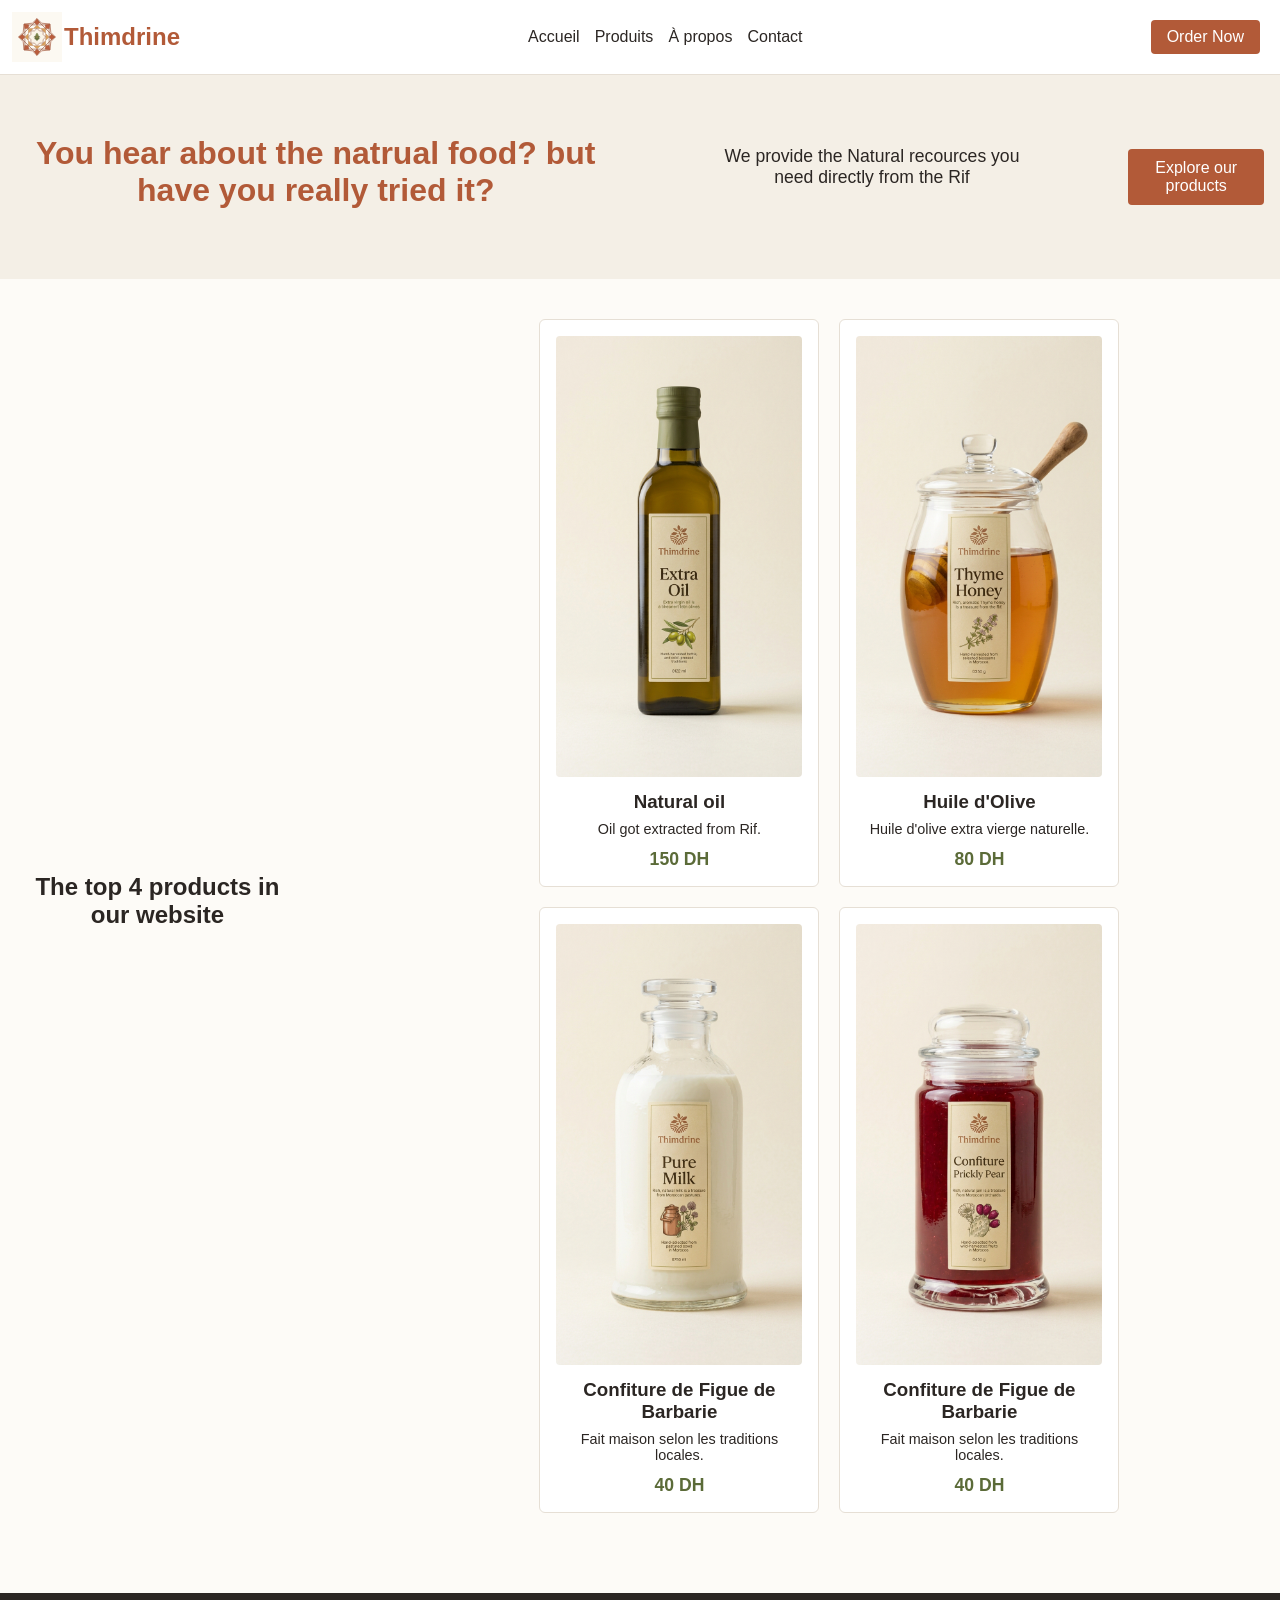
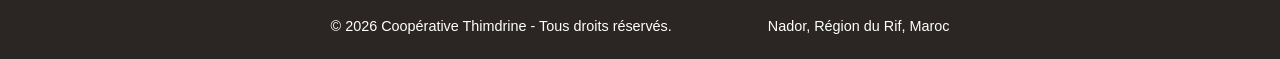
<file: index.html>
<!doctype html>
<html lang="fr">
  <head>
    <meta charset="UTF-8" />
    <meta name="viewport" content="width=device-width, initial-scale=1.0" />
    <title>Thimdrine - Coopérative du Rif</title>
    <link rel="stylesheet" href="style.css" />
  </head>
  <body>
    <header class="navbar">
      <div class="nav-container">
 

        <div class="logo">
            <img src="logo.svg" alt="Company Logo" width="50" height="50" />
          <a href="#">Thimdrine</a>
        </div>

        <nav class="nav-menu">
          <ul class="nav-links">
            <li><a href="#hero">Accueil</a></li>
            <li><a href="#products">Produits</a></li>
            <li><a href="#about">À propos</a></li>
            <li><a href="#contact">Contact</a></li>
          </ul>
          
        </nav>
        <a href="#contact" class="btn-order">Order Now</a>
      </div>
    </header>

    <section id="hero" class="hero">
      <div class="container">
        <h1>You hear about the natrual food? but have you really tried it?</h1>
        <p>We provide the Natural recources you need directly from the Rif</p>
        <a href="#products" class="btn-primary">Explore our products</a>
      </div>
    </section>

    <section id="products" class="products">
      <div class="container">
        <h2>The top 4 products in our website</h2>

        <div class="product-grid">
          <div class="product-card">
            <img src="./oil.jpg" alt="Miel de Thym" />
            <h3>Natural oil</h3>
            <p>Oil got extracted from Rif.</p>
            <span class="price">150 DH</span>
          </div>

          <!-- Produit 2 -->
          <div class="product-card">
            <img src="./honey.jpg" alt="Huile d'Olive" />
            <h3>Huile d'Olive</h3>
            <p>Huile d'olive extra vierge naturelle.</p>
            <span class="price">80 DH</span>
          </div>

          <div class="product-card">
            <img src="./milk.jpg" alt="Confiture de Figue" />
            <h3>Confiture de Figue de Barbarie</h3>
            <p>Fait maison selon les traditions locales.</p>
            <span class="price">40 DH</span>
          </div>

          <div class="product-card">
            <img src="./confiture.jpg" alt="Confiture de Figue" />
            <h3>Confiture de Figue de Barbarie</h3>
            <p>Fait maison selon les traditions locales.</p>
            <span class="price">40 DH</span>
          </div>
        </div>
      </div>
    </section>

    <footer class="footer">
      <div class="container">
        <p>&copy; 2026 Coopérative Thimdrine - Tous droits réservés.</p>
        <p>Nador, Région du Rif, Maroc</p>
      </div>
    </footer>
  </body>
</html>
</file>
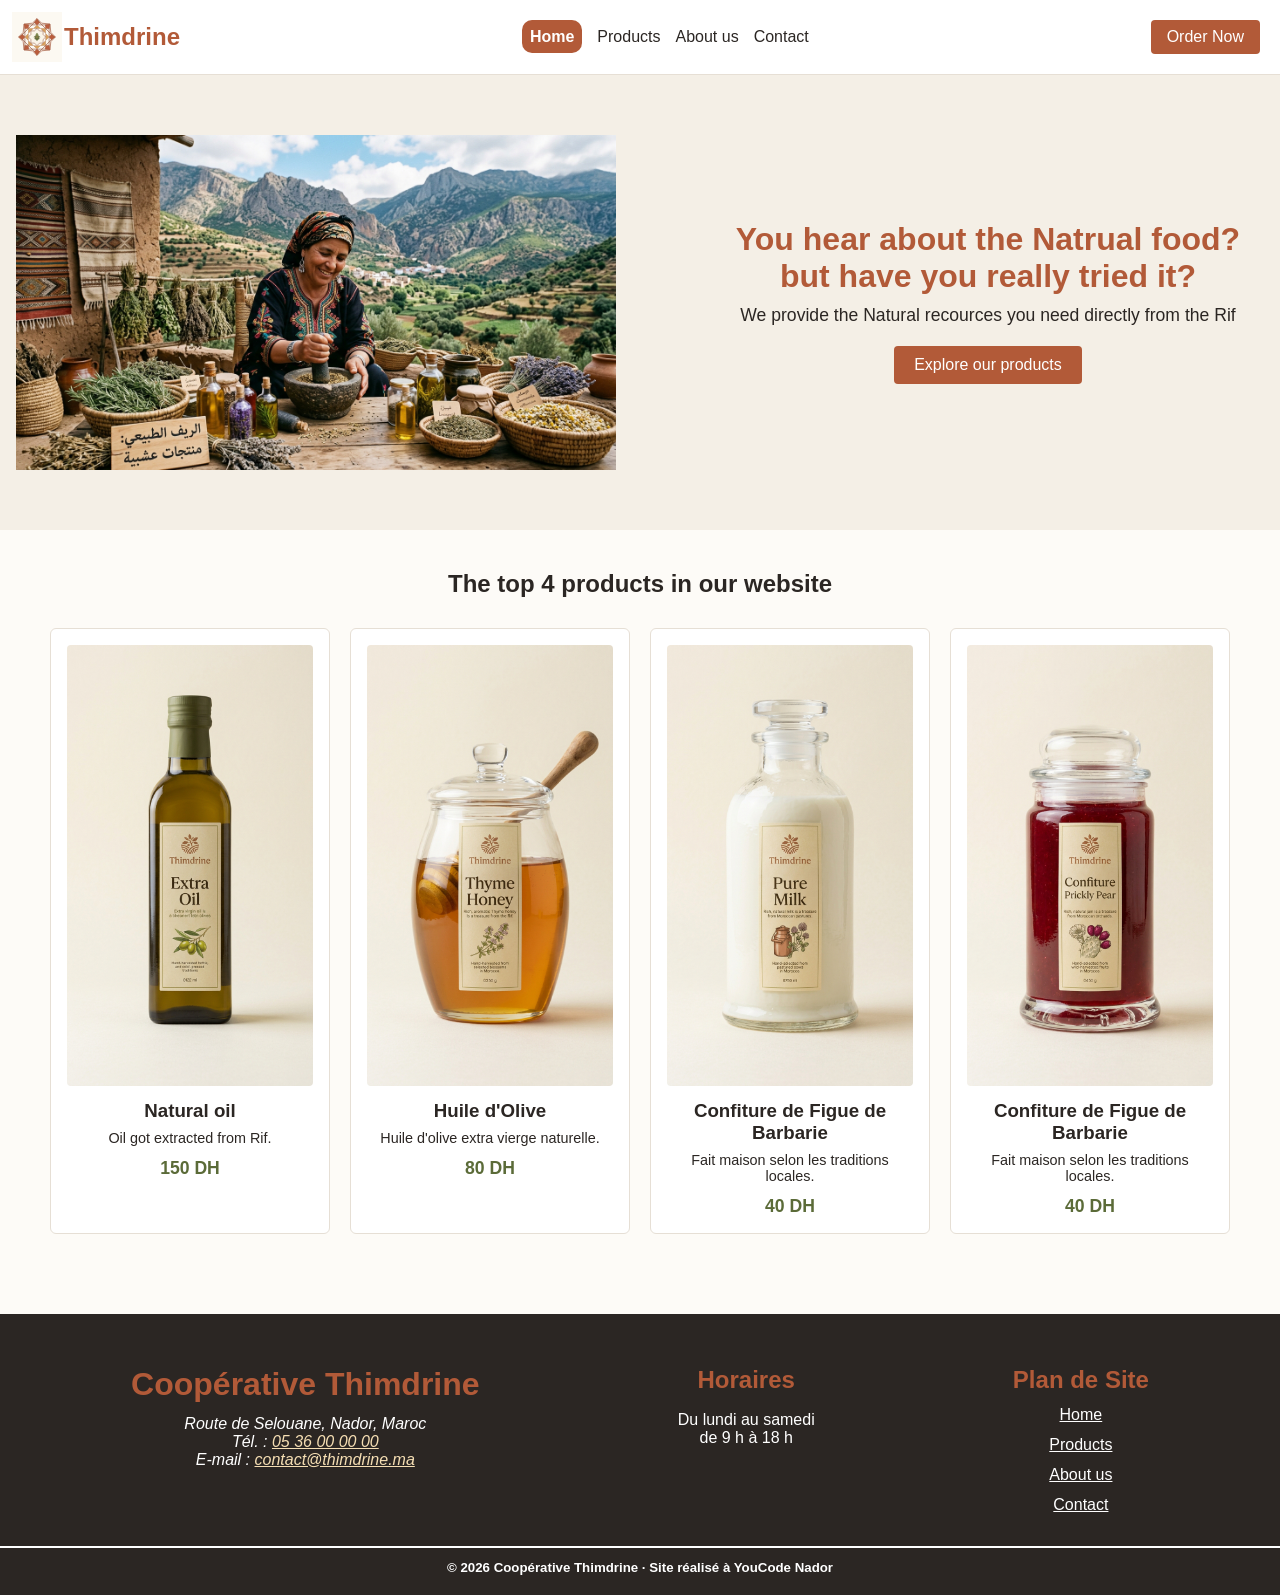
<file: home.html>
<!doctype html>
<html lang="fr">
  <head>
    <meta charset="UTF-8" />
    <meta name="viewport" content="width=device-width, initial-scale=1.0" />
    <link rel="icon" href="./images/logo.svg" />
    <title>Thimdrine - Coopérative du Rif</title>
    <link rel="stylesheet" href="style.css" />
  </head>
  <body>
    <header class="navbar">
      <div class="nav-container">
        <div class="logo">
          <img
            src="./images/logo.svg"
            alt="Company Logo"
            width="50"
            height="50"
          />
          <a href="#">Thimdrine</a>
        </div>

        <nav class="nav-menu">
          <ul class="nav-links">
            <li><a class="active" href="./home.html">Home</a></li>
            <li><a href="./pages/products.html">Products</a></li>
            <li><a href="./pages/about.html">About us</a></li>
            <li><a href="./pages/contact.html">Contact</a></li>
          </ul>
        </nav>
        <a href="./pages/contact.html" class="btn-order">Order Now</a>
      </div>
    </header>

    <section id="hero" class="hero">
      <div class="container">
        <img class="hero-img" src="./images/hero.jpg" />
        <div class="img-infp">
          <h1>
            You hear about the <span class="hero-spa">Natrual</span> food? but have you really tried it?
          </h1>
          <p>We provide the Natural recources you need directly from the Rif</p>
          <a href="#products" class="btn-primary">Explore our products</a>
        </div>
      </div>
    </section>

    <section id="products" class="products">
      <div class="products-section">
        <h2>The top 4 products in our website</h2>

        <div class="product-grid">
          <div class="product-card">
            <img src="./images/oil.jpg" alt="Miel de Thym" />
            <h3>Natural oil</h3>
            <p>Oil got extracted from Rif.</p>
            <span class="price">150 DH</span>
          </div>

          <!-- Produit 2 -->
          <div class="product-card">
            <img src="./images/honey.jpg" alt="Huile d'Olive" />
            <h3>Huile d'Olive</h3>
            <p>Huile d'olive extra vierge naturelle.</p>
            <span class="price">80 DH</span>
          </div>

          <div class="product-card">
            <img src="./images/milk.jpg" alt="Confiture de Figue" />
            <h3>Confiture de Figue de Barbarie</h3>
            <p>Fait maison selon les traditions locales.</p>
            <span class="price">40 DH</span>
          </div>

          <div class="product-card">
            <img src="./images/confiture.jpg" alt="Confiture de Figue" />
            <h3>Confiture de Figue de Barbarie</h3>
            <p>Fait maison selon les traditions locales.</p>
            <span class="price">40 DH</span>
          </div>
        </div>
      </div>
    </section>

    <footer class="footer">
      <div class="footer-content">
        <div>
          <h1 class="title">Coopérative Thimdrine</h1>
          <address>
            Route de Selouane, Nador, Maroc<br />
            Tél. : <a href="tel:+212536000000">05 36 00 00 00</a><br />
            E-mail :
            <a href="mailto:contact@thimdrine.ma">contact@thimdrine.ma</a>
          </address>
        </div>

        <div>
          <h2 class="title">Horaires</h2>
          <p>Du lundi au samedi<br />de 9 h à 18 h</p>
        </div>

        <div>
          <h2 class="title">Plan de Site</h2>
          <ul class="footer-links">
            <li><a href="./home.html">Home</a></li>
            <li><a href="./pages/products.html">Products</a></li>
            <li><a href="./pages/about.html">About us</a></li>
            <li><a href="./pages/contact.html">Contact</a></li>
          </ul>
        </div>
      </div>
      <h5>© 2026 Coopérative Thimdrine · Site réalisé à YouCode Nador</h5>
    </footer>
  </body>
</html>
</file>
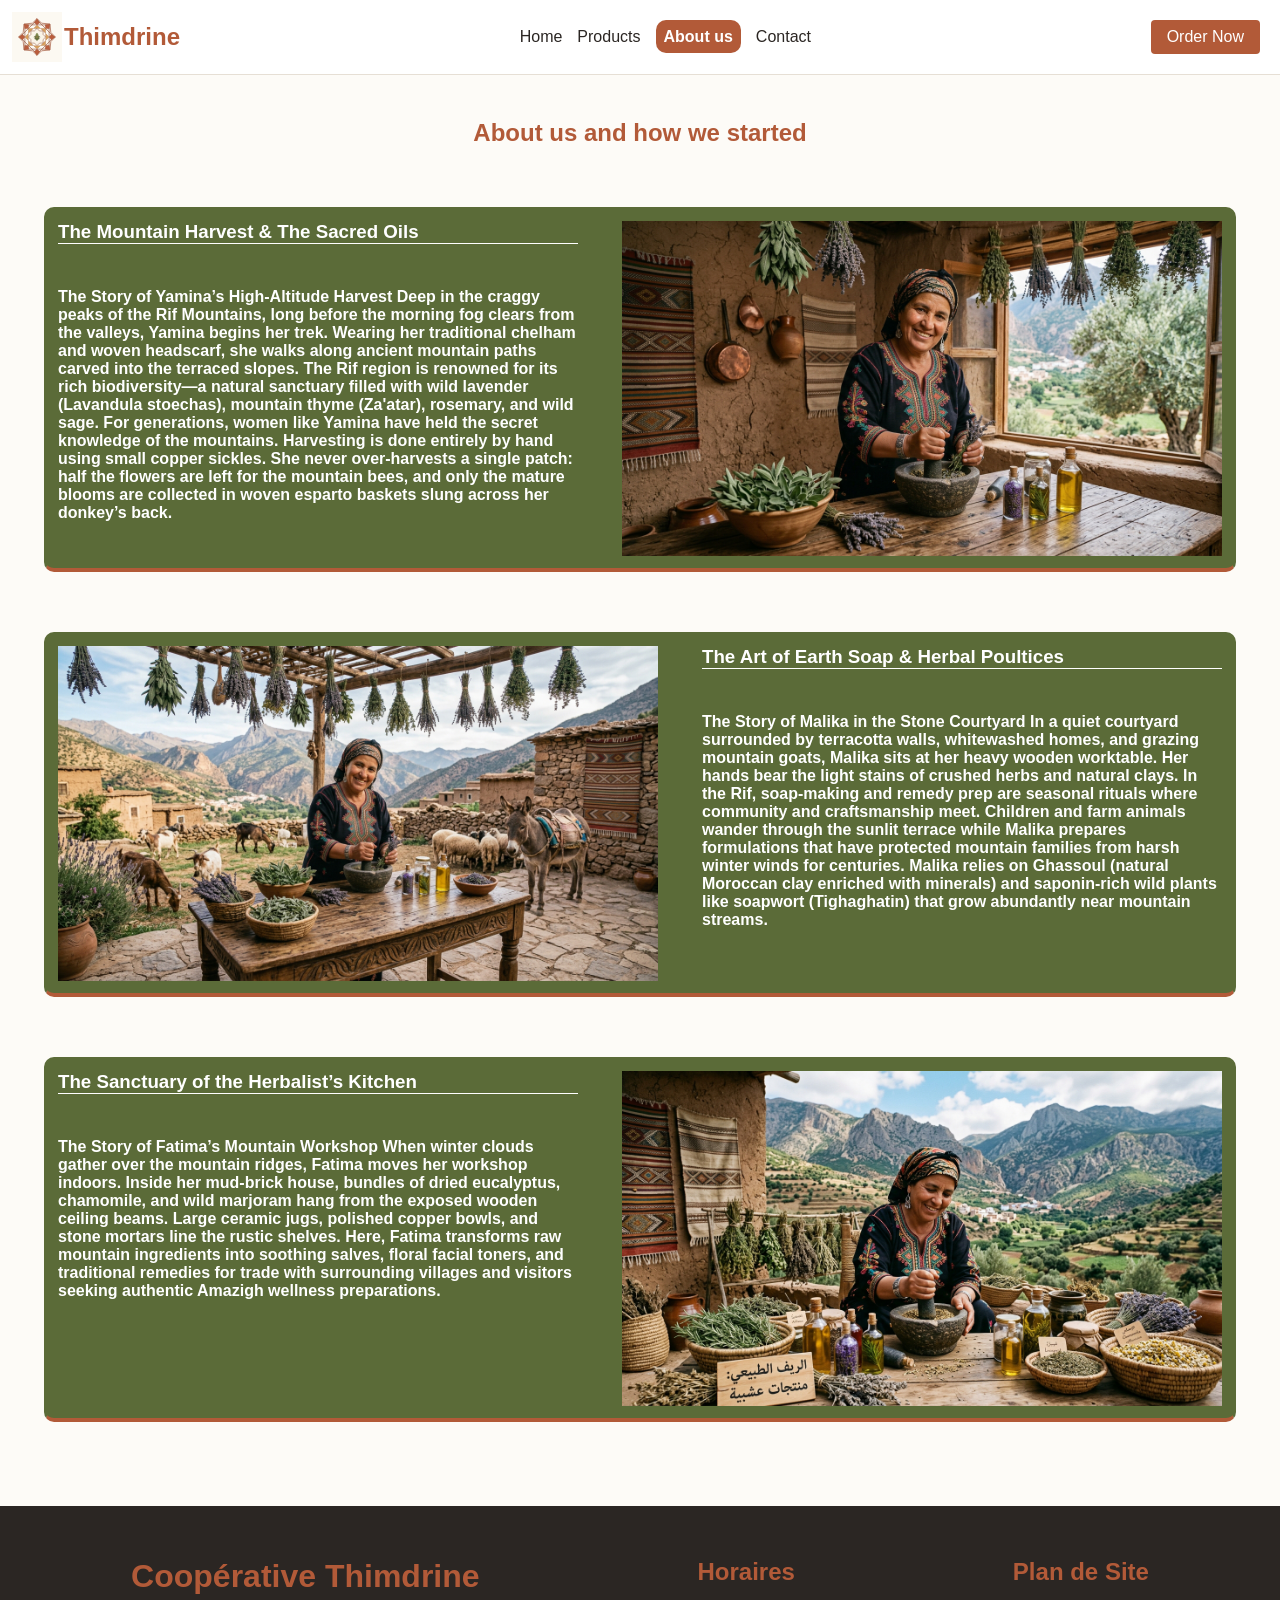
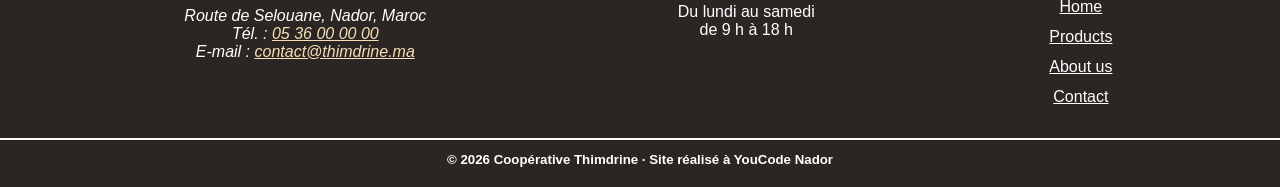
<file: pages/about.html>
<!doctype html>
<html lang="fr">
  <head>
    <meta charset="UTF-8" />
    <meta name="viewport" content="width=device-width, initial-scale=1.0" />
    <link rel="icon" href="../images/logo.svg" />
    <title>Thimdrine - Coopérative du Rif</title>
    <link rel="stylesheet" href="../style.css" />
  </head>
  <body>
    <header class="navbar">
      <div class="nav-container">
        <div class="logo">
          <img
            src="../images/logo.svg"
            alt="Company Logo"
            width="50"
            height="50"
          />
          <a href="#">Thimdrine</a>
        </div>

        <nav class="nav-menu">
          <ul class="nav-links">
            <li><a href="../home.html">Home</a></li>
            <li><a href="./products.html">Products</a></li>
            <li><a class="active" href="./about.html">About us</a></li>
            <li><a href="./contact.html">Contact</a></li>
          </ul>
        </nav>
        <a href="./contact.html" class="btn-order">Order Now</a>
      </div>
    </header>

    <section id="about" class="about">
      <h1 class="title">About us and how we started</h1>
      <section>
        <img class="hero-img" src="../images/about1.jpg" />

        <div class="story">
          <h1 class="small-title">The Mountain Harvest & The Sacred Oils</h1>
          <p>
            The Story of Yamina’s High-Altitude Harvest Deep in the craggy peaks
            of the Rif Mountains, long before the morning fog clears from the
            valleys, Yamina begins her trek. Wearing her traditional chelham and
            woven headscarf, she walks along ancient mountain paths carved into
            the terraced slopes. The Rif region is renowned for its rich
            biodiversity—a natural sanctuary filled with wild lavender
            (Lavandula stoechas), mountain thyme (Za'atar), rosemary, and wild
            sage. For generations, women like Yamina have held the secret
            knowledge of the mountains. Harvesting is done entirely by hand
            using small copper sickles. She never over-harvests a single patch:
            half the flowers are left for the mountain bees, and only the mature
            blooms are collected in woven esparto baskets slung across her
            donkey’s back.
          </p>
        </div>
      </section>
      <section>
        <img class="hero-img" src="../images/about2.jpg" />

        <div class="story">
          <h1 class="small-title">The Art of Earth Soap & Herbal Poultices</h1>
          <p>
            The Story of Malika in the Stone Courtyard In a quiet courtyard
            surrounded by terracotta walls, whitewashed homes, and grazing
            mountain goats, Malika sits at her heavy wooden worktable. Her hands
            bear the light stains of crushed herbs and natural clays. In the
            Rif, soap-making and remedy prep are seasonal rituals where
            community and craftsmanship meet. Children and farm animals wander
            through the sunlit terrace while Malika prepares formulations that
            have protected mountain families from harsh winter winds for
            centuries. Malika relies on Ghassoul (natural Moroccan clay enriched
            with minerals) and saponin-rich wild plants like soapwort
            (Tighaghatin) that grow abundantly near mountain streams.
          </p>
        </div>
      </section>

      <section>
        <img class="hero-img" src="../images/hero.jpg" />

        <div class="story">
          <h1 class="small-title">The Sanctuary of the Herbalist’s Kitchen</h1>
          <p>
            The Story of Fatima’s Mountain Workshop When winter clouds gather
            over the mountain ridges, Fatima moves her workshop indoors. Inside
            her mud-brick house, bundles of dried eucalyptus, chamomile, and
            wild marjoram hang from the exposed wooden ceiling beams. Large
            ceramic jugs, polished copper bowls, and stone mortars line the
            rustic shelves. Here, Fatima transforms raw mountain ingredients
            into soothing salves, floral facial toners, and traditional remedies
            for trade with surrounding villages and visitors seeking authentic
            Amazigh wellness preparations.
          </p>
        </div>
      </section>
    </section>

    <footer class="footer">
      <div class="footer-content">
        <div>
          <h1 class="title">Coopérative Thimdrine</h1>
          <address>
            Route de Selouane, Nador, Maroc<br />
            Tél. : <a href="tel:+212536000000">05 36 00 00 00</a><br />
            E-mail :
            <a href="mailto:contact@thimdrine.ma">contact@thimdrine.ma</a>
          </address>
        </div>

        <div>
          <h2 class="title">Horaires</h2>
          <p>Du lundi au samedi<br />de 9 h à 18 h</p>
        </div>

        <div>
          <h2 class="title">Plan de Site</h2>
          <ul class="footer-links">
            <li><a href="./home.html">Home</a></li>
            <li><a href="./pages/products.html">Products</a></li>
            <li><a href="./pages/about.html">About us</a></li>
            <li><a href="./pages/contact.html">Contact</a></li>
          </ul>
        </div>
      </div>
      <h5>© 2026 Coopérative Thimdrine · Site réalisé à YouCode Nador</h5>
    </footer>
  </body>
</html>
</file>
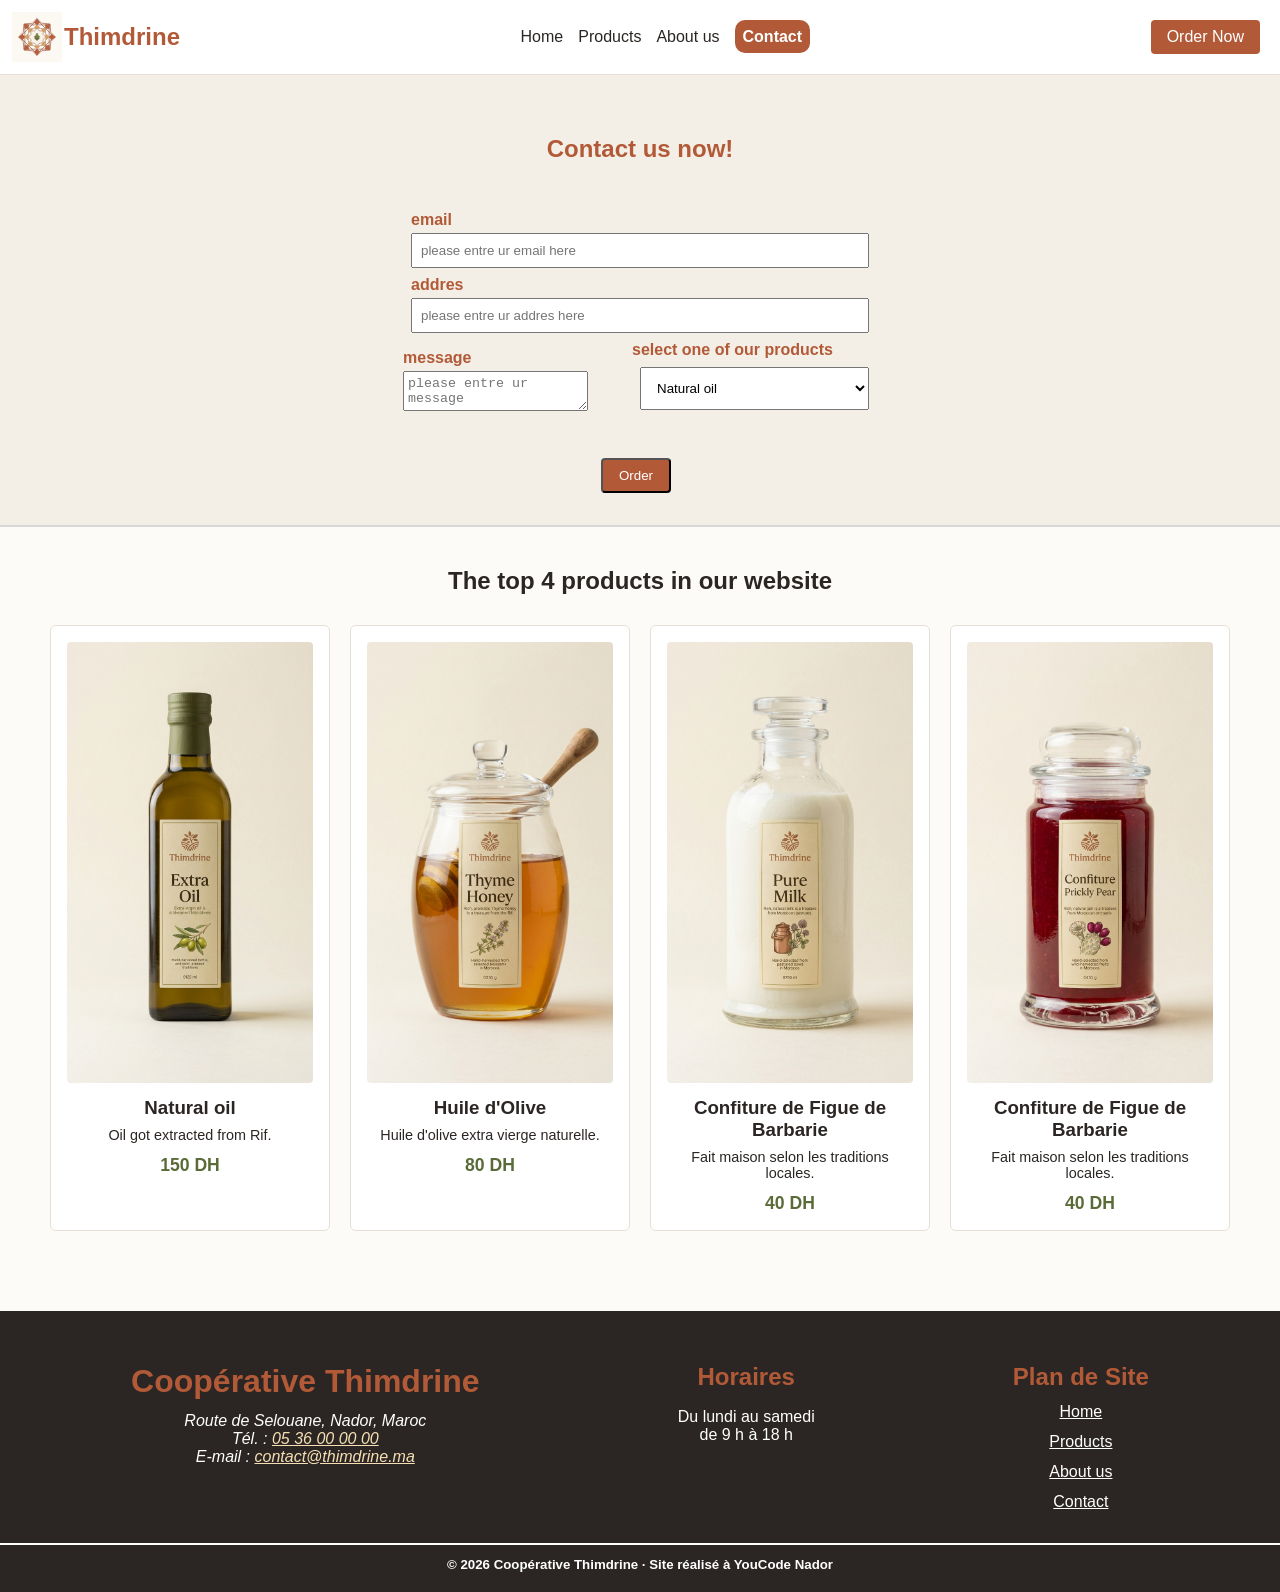
<file: pages/contact.html>
<!doctype html>
<html lang="fr">
  <head>
    <meta charset="UTF-8" />
    <meta name="viewport" content="width=device-width, initial-scale=1.0" />
    <link rel="icon" href="../images/logo.svg" />

    <title>Thimdrine - Coopérative du Rif</title>
    <link rel="stylesheet" href="../style.css" />
  </head>
  <body>
    <header class="navbar">
      <div class="nav-container">
        <div class="logo">
          <img
            src="../images/logo.svg"
            alt="Company Logo"
            width="50"
            height="50"
          />
          <a href="#">Thimdrine</a>
        </div>

        <nav class="nav-menu">
          <ul class="nav-links">
            <li><a href="../home.html">Home</a></li>
            <li><a href="./products.html">Products</a></li>
            <li><a href="./about.html">About us</a></li>
            <li><a class="active" href="./contact.html">Contact</a></li>
          </ul>
        </nav>
        <a href="./contact.html" class="btn-order">Order Now</a>
      </div>
    </header>

    <section id="contact" class="contact">
      <h1 class="title">Contact us now!</h1>
      <form>
        <div class="inputs">
          <label for="email">email</label>
          <input type="email" placeholder="please entre ur email here" />
        </div>

        <div class="inputs">
          <label for="addres">addres</label>
          <input
            id="addres"
            type="text"
            placeholder="please entre ur addres here"
          />
        </div>

        <div class="footer-contact">
          <div class="message">
            <label for="message">message</label>
            <textarea
              id="message"
              type="text"
              placeholder="please entre ur message"
            ></textarea>
          </div>

          <div class="select-form">
            <label> select one of our products </label>
            <select class="inputs">
              <option>Natural oil</option>
              <option>Huile d'Olive</option>
              <option>Confiture de Figue de Barbarie</option>
              <option>Natural Milk</option>
            </select>
          </div>
        </div>
      </form>

      <button class="btn-order">Order</button>
    </section>

    <section id="products" class="products">
      <div class="products-section">
        <h2>The top 4 products in our website</h2>

        <div class="product-grid">
          <div class="product-card">
            <img src="../images/oil.jpg" alt="Miel de Thym" />
            <h3>Natural oil</h3>
            <p>Oil got extracted from Rif.</p>
            <span class="price">150 DH</span>
          </div>

          <!-- Produit 2 -->
          <div class="product-card">
            <img src="../images/honey.jpg" alt="Huile d'Olive" />
            <h3>Huile d'Olive</h3>
            <p>Huile d'olive extra vierge naturelle.</p>
            <span class="price">80 DH</span>
          </div>

          <div class="product-card">
            <img src="../images/milk.jpg" alt="Confiture de Figue" />
            <h3>Confiture de Figue de Barbarie</h3>
            <p>Fait maison selon les traditions locales.</p>
            <span class="price">40 DH</span>
          </div>

          <div class="product-card">
            <img src="../images/confiture.jpg" alt="Confiture de Figue" />
            <h3>Confiture de Figue de Barbarie</h3>
            <p>Fait maison selon les traditions locales.</p>
            <span class="price">40 DH</span>
          </div>
        </div>
      </div>
    </section>

    <footer class="footer">
      <div class="footer-content">
        <div>
          <h1 class="title">Coopérative Thimdrine</h1>
          <address>
            Route de Selouane, Nador, Maroc<br />
            Tél. : <a href="tel:+212536000000">05 36 00 00 00</a><br />
            E-mail :
            <a href="mailto:contact@thimdrine.ma">contact@thimdrine.ma</a>
          </address>
        </div>

        <div>
          <h2 class="title">Horaires</h2>
          <p>Du lundi au samedi<br />de 9 h à 18 h</p>
        </div>

        <div>
          <h2 class="title">Plan de Site</h2>
          <ul class="footer-links">
            <li><a href="./home.html">Home</a></li>
            <li><a href="./pages/products.html">Products</a></li>
            <li><a href="./pages/about.html">About us</a></li>
            <li><a  href="./pages/contact.html">Contact</a></li>
          </ul>
        </div>
      </div>
      <h5>© 2026 Coopérative Thimdrine · Site réalisé à YouCode Nador</h5>
    </footer>
  </body>
</html>
</file>
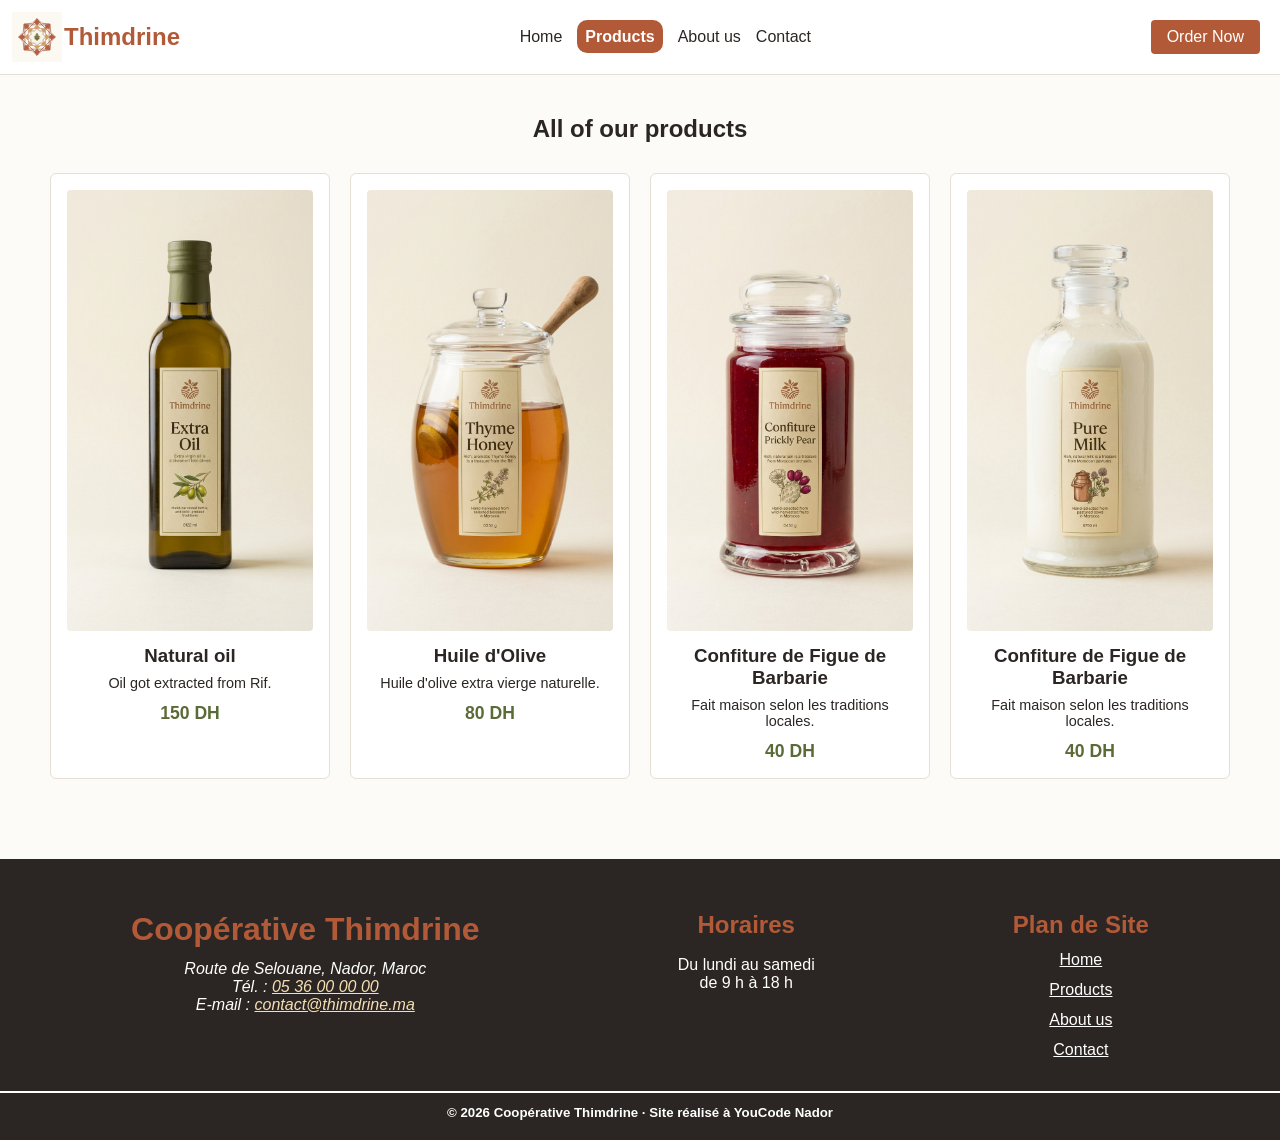
<file: pages/products.html>
<!doctype html>
<html lang="fr">
  <head>
    <meta charset="UTF-8" />
    <meta name="viewport" content="width=device-width, initial-scale=1.0" />
    <title>Thimdrine - Coopérative du Rif</title>
    <link rel="icon" href="../images/logo.svg" />
    <link rel="stylesheet" href="../style.css" />
  </head>
  <body>
    <header class="navbar">
      <div class="nav-container">
        <div class="logo">
          <img
            src="../images/logo.svg"
            alt="Company Logo"
            width="50"
            height="50"
          />
          <a href="#">Thimdrine</a>
        </div>

        <nav class="nav-menu">
          <ul class="nav-links">
            <li><a href="../home.html">Home</a></li>
            <li><a class="active" href="./products.html">Products</a></li>
            <li><a href="./about.html">About us</a></li>
            <li><a href="./contact.html">Contact</a></li>
          </ul>
        </nav>
        <a href="./contact.html" class="btn-order">Order Now</a>
      </div>
    </header>

    <section id="products" class="products">
      <div class="products-section">
        <h2>All of our products</h2>

        <div class="product-grid">
          <div class="product-card">
            <img src="../images/oil.jpg" alt="Miel de Thym" />
            <h3>Natural oil</h3>
            <p>Oil got extracted from Rif.</p>
            <span class="price">150 DH</span>
          </div>

          <!-- Produit 2 -->
          <div class="product-card">
            <img src="../images/honey.jpg" alt="Huile d'Olive" />
            <h3>Huile d'Olive</h3>
            <p>Huile d'olive extra vierge naturelle.</p>
            <span class="price">80 DH</span>
          </div>

          <div class="product-card">
            <img src="../images/confiture.jpg" alt="Confiture de Figue" />
            <h3>Confiture de Figue de Barbarie</h3>
            <p>Fait maison selon les traditions locales.</p>
            <span class="price">40 DH</span>
          </div>
          <div class="product-card">
            <img src="../images/milk.jpg" alt="Confiture de Figue" />
            <h3>Confiture de Figue de Barbarie</h3>
            <p>Fait maison selon les traditions locales.</p>
            <span class="price">40 DH</span>
          </div>
        </div>
      </div>
    </section>

    <footer class="footer">
      <div class="footer-content">
        <div>
          <h1 class="title">Coopérative Thimdrine</h1>
          <address>
            Route de Selouane, Nador, Maroc<br />
            Tél. : <a href="tel:+212536000000">05 36 00 00 00</a><br />
            E-mail :
            <a href="mailto:contact@thimdrine.ma">contact@thimdrine.ma</a>
          </address>
        </div>

        <div>
          <h2 class="title">Horaires</h2>
          <p>Du lundi au samedi<br />de 9 h à 18 h</p>
        </div>

        <div>
          <h2 class="title">Plan de Site</h2>
          <ul class="footer-links">
            <li><a href="./home.html">Home</a></li>
            <li><a href="./pages/products.html">Products</a></li>
            <li><a href="./pages/about.html">About us</a></li>
            <li><a href="./pages/contact.html">Contact</a></li>
          </ul>
        </div>
      </div>
      <h5>© 2026 Coopérative Thimdrine · Site réalisé à YouCode Nador</h5>
    </footer>
  </body>
</html>
</file>
<file: style.css>
:root {
  --primary: #B25A38;
  --secondary: #5B6B38;
  --bg-main: #FDFBF7;
  --bg-card: #FFFFFF;
  --text-primary: #2B2623;
  --text-light: #FFFFFF;
  --border-color: #E6DFD5;
  --max-width: 1000px;
}

* {
  box-sizing: border-box;
  margin: 0;
  padding: 0;
}

body {
  background-color: var(--bg-main);
  color: var(--text-primary);
  font-family: sans-serif;
  overflow-x: hidden;
  width: 100vw;    
  height: 100vh;    
    overflow-wrap: break-word;
  word-break: break-word;
}

.container {
  margin: 0 auto;
  padding: 0 16px;
}


textarea {
  padding: 0.25rem;
}

.navbar {
  background-color: var(--bg-card);
  border-bottom: 1px solid var(--border-color);
  width: 100%;
}

.nav-container {
    padding: 12px;
    display: flex;
    justify-content: space-between;
    align-items: center;
}

.logo {
    display: flex;
    align-items: center;
    justify-content: center;
    gap: 2px;
}

.logo a {
  text-decoration: none;
  color: var(--primary);
  font-size: 1.5rem;
  font-weight: bold;
}


.nav-links {
  display: flex;
  list-style: none;
  gap: 15px;
}

.nav-links a {
  text-decoration: none;
  color: inherit;
}


.nav-links a:hover {
  border: 2px solid var(--primary);
  padding: 8px;
  border-radius: 10px;
  transition: 200ms ease;
}



.nav-links a.active { 
  color: white; 
}
.btn-order {
  background-color: var(--primary);
  color: var(--text-light);
  padding: 8px 16px;
  text-decoration: none;
  border-radius: 4px;
  margin-right: 8px;
}

.btn-order:hover {
  transition: 200ms ease;
  color: white;
  background-color: #572d1c
}

.btn-primary:hover {
    transition: 200ms ease;
  color: white;
  background-color: #572d1c
}


.hero {
  padding: 60px 0;
  text-align: center;
  background-color: #F4EFE6;

}


.container {
  display: flex;
  justify-content: space-between;
  align-items: center;
  gap: 6rem;
}

.hero-img {
  width: 600px;
  height: auto;
  object-fit: cover;
  
}


.products-section {
  display: flex;
  flex-direction: column;
}



.hero h1 {
  font-size: 2rem;
  margin-bottom: 10px;
  color: var(--primary);
}

.hero p {
  margin-bottom: 20px;
  font-size: 1.1rem;
}

.btn-primary {
  display: inline-block;
  background-color: var(--primary);
  color: var(--text-light);
  padding: 10px 20px;
  text-decoration: none;
  border-radius: 4px;
}

.products {
  padding: 40px 0;
}

.products h2 {
  text-align: center;
  margin-bottom: 30px;
}

.product-grid {
  display: flex;
  flex-wrap: wrap;
  gap: 20px;
  justify-content: center;
}

.product-card {
  background-color: var(--bg-card);
  border: 1px solid var(--border-color);
  border-radius: 6px;
  padding: 16px;
  width: 280px;
  text-align: center;
}
.product-card:hover {
  transition: 200ms ease;
  scale: 1.1;
}

.product-card img {
  width: 100%;
  height: auto;
  border-radius: 4px;
  margin-bottom: 10px;
}

.product-card h3 {
  margin-bottom: 8px;
}

.product-card p {
  font-size: 0.9rem;
  margin-bottom: 12px;
}

.price {
  font-weight: bold;
  color: var(--secondary);
  font-size: 1.1rem;
}

/* 3. Footer Section */
.footer {
  background-color: var(--text-primary);
  color: var(--text-light);
  text-align: center;
  padding: 20px 0;
  margin-top: 40px;
}

.footer p {
  font-size: 0.9rem;
  margin: 5px 0;
}

.contact {
   background-color: #F4EFE6;
  display: flex;
  flex-direction: column;
  align-items: center;
  justify-content: center;
  gap: 2.5rem;
  padding-top: 3.75rem;

   border-bottom: 2px solid #d8d8d8;
   padding-bottom: 32px;

}
.inputs {
  display: flex;
  flex-direction: column;
  gap: 0.25rem;
  margin: 0.50rem;
}

.inputs input {
  padding: 8px;
}
.title {
  color: var(--primary);
}
.message {
  display: flex;
  flex-direction: column;
  gap: 0.25rem;

}

label {
    color: var(--primary);
  font-weight: bold;
}

.select-form {
  display:  flex;
  flex-direction: column;
}
.select-form label {
  color: var(--primary);
  font-weight: bold;
}

.select-form select {
  padding: 12px;
}

.message label {
    color: var(--primary);
  font-weight: bold;
}
.message input {
  padding: 12px;
}
.footer-contact {
  display: flex;
  align-items: center;
  gap: 2.75rem;
}





.about {
  display: flex;
  flex-direction: column;
  padding: 2.75rem;
  align-items: center;
  gap: 3.75rem;

}

.about section {
  display: flex;
  justify-items: self-end;
  gap: 2.75rem;
    padding: 12px;
  border: #5B6B38 2px solid;
  border-radius: 10px;
  background-color: #5B6B38;

  border-bottom: #B25A38 4px solid ;
}

.about section:nth-of-type(odd) {
  flex-direction: row-reverse;

}


.story {
  display: flex;
  flex-direction: column;
  gap: 2.75rem;
}

.small-title {
  color: white;
  border-bottom: 1px solid white;
}
.story p {
  color: white;
  font-weight: bold;
      overflow-wrap: break-word;
  word-break: break-word;
}
@media (max-width: 768px) {

  .footer-content {
    display: flex;
    flex-direction: column;
   gap: 1.75rem;
  }


.logo {
    display: none;
}

.btn-order {
    display: none;
}



.nav-container {
    padding: 12px;
    display: flex;
    justify-content: center;
    align-items: center;
}



.container {
  display: flex;
  flex-direction: column;
  justify-content: space-between;
  align-items: center;
  gap: 6rem;
}

.hero-span {
  color: var(--secondary);
  background-color: var(--secondary);
}
.hero-img {
  width: auto;
  height: auto;
  padding: 4px;
  object-fit: cover;
  overflow: hidden;
}


.story {
  display: flex;
  flex-direction: column;
  gap: 2.75rem;
  justify-content: center;
  text-align: center;
  align-items: center;
  overflow-wrap: break-word;
}

.about section {
  display: flex;
  flex-direction: column;
  gap: 2.75rem;
    justify-content: center;
  text-align: center;
  align-items: center;
  overflow-wrap: break-word;
}
.about section section img {
  display: none;
}

}



.active {
  background-color: var(--primary);
  color: red;
  padding: 8px;
  font-weight: bold;
  border-radius: 10px;
}


footer {
  display: flex;
  flex-direction: column;
  gap: 0.75rem;
}

.footer-content {
  padding: 32px;
  display: flex;
  justify-content: space-around;
  border-bottom: 2px solid white;
}



.footer-content h1 {
  padding-bottom: 12px;

}

.footer-content address a{
  color: wheat;
  
}

.footer-content div h2 {
  padding-bottom: 12px;
}
.footer-content div p {
  font-size: 16px;
  font-weight:400;
  text-size-adjust: 5;
}

.footer-content ul {
  list-style: none;
  display: flex;
  flex-direction: column;
  gap: 0.75rem;

}

.footer-content ul a {
  color: white;
}
</file>
